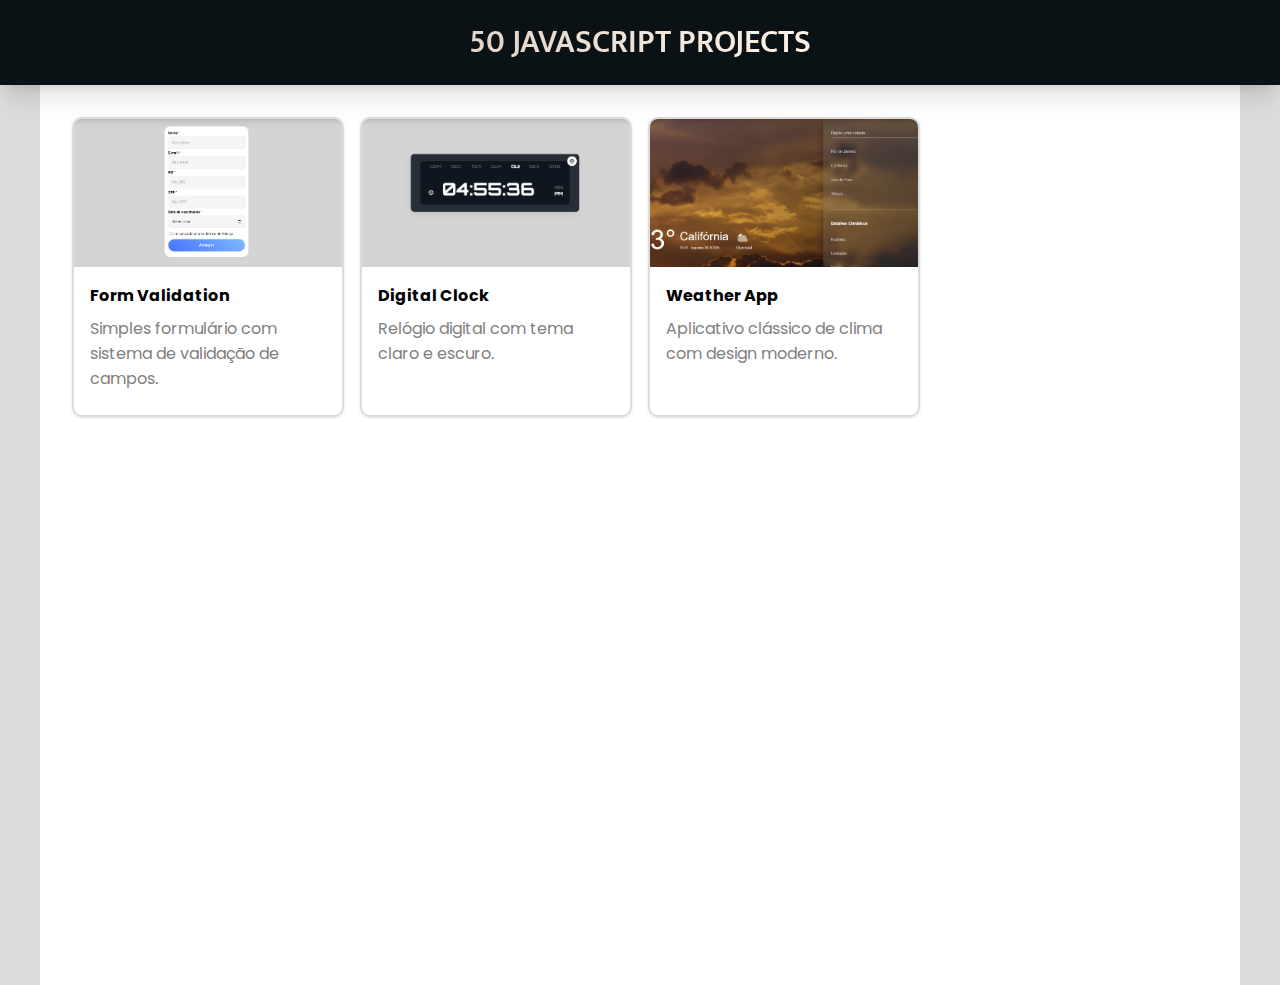
<file: index.html>
<!DOCTYPE html>
<html lang="pt-br">
  <head>
    <meta charset="UTF-8" />
    <meta name="viewport" content="width=device-width, initial-scale=1.0" />
    <title>50 Javascript Projects</title>
    <link rel="stylesheet" href="index.css" />
  </head>
  <body>
    <header>
      <div class="text-box">
        <h1>50 Javascript Projects</h1>
      </div>
    </header>
    <main id="main"></main>

    <script src="script.js" defer></script>
  </body>
</html>
</file>
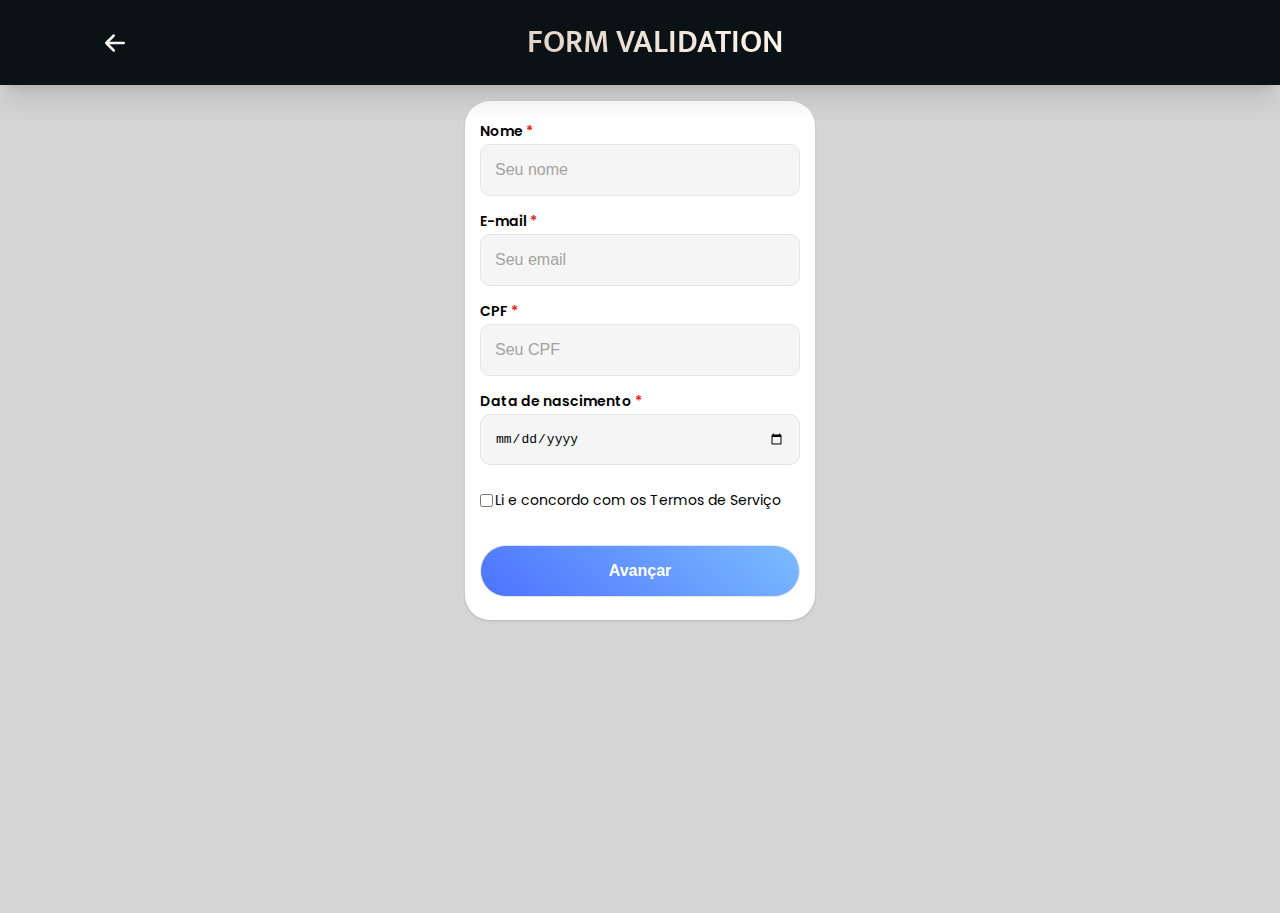
<file: 1-form-validation/index.html>
<!DOCTYPE html>
<html lang="pt-br">
  <head>
    <meta charset="UTF-8" />
    <meta name="viewport" content="width=device-width, initial-scale=1.0" />
    <title>Form Validation | 50 Javascript Projects</title>
    <link rel="stylesheet" href="style.css" />
  </head>
  <body>
    <header>
      <div class="header-content">
        <img
          src="assets/left-arrow.svg"
          width="30px"
          height="30px"
          alt="Left Arrow"
          id="go-back-button"
        />
        <div class="text-box">
          <h1>Form Validation</h1>
        </div>
        <div></div>
      </div>
    </header>
    <main>
      <div class="card">
        <form id="form">
          <fieldset>
            <label for="nome">Nome <span>*</span></label>
            <input
              name="nome"
              placeholder="Seu nome"
              id="nome"
              type="text"
              minlength="3"
              required
            />
            <span class="error-message"></span>
          </fieldset>

          <fieldset>
            <label for="email">E-mail <span>*</span></label>
            <input
              placeholder="Seu email"
              name="email"
              id="email"
              type="email"
              minlength="4"
              required
            />
            <span class="error-message"></span>
          </fieldset>

          <fieldset>
            <label for="cpf">CPF <span>*</span></label>
            <input
              name="cpf"
              placeholder="Seu CPF"
              id="cpf"
              required
              type="text"
              minlength="11"
              maxlength="14"
              pattern="\d{3}\.?\d{3}\.?\d{3}-?\d{2}"
            />
            <span class="error-message"></span>
          </fieldset>
          <fieldset>
            <label for="birthday">Data de nascimento <span>*</span></label>
            <input name="birthday" id="birthday" type="date" required />
            <span class="error-message"></span>
          </fieldset>

          <fieldset class="term" style="position: relative">
            <input
              id="term"
              name="term"
              type="checkbox"
              style="margin-bottom: 1.5em"
              required
            />
            <label for="term" class="term-label"
              >Li e concordo com os Termos de Serviço</label
            >
            <span
              class="error-message"
              style="position: absolute; top: 20px"
            ></span>
          </fieldset>

          <div>
            <input
              value="Avançar"
              class="form-button"
              id="submit"
              type="submit"
            />
            <span class="error-message"></span>
          </div>
        </form>
      </div>
    </main>
    <script src="script.js" type="module"></script>
  </body>
</html>
</file>
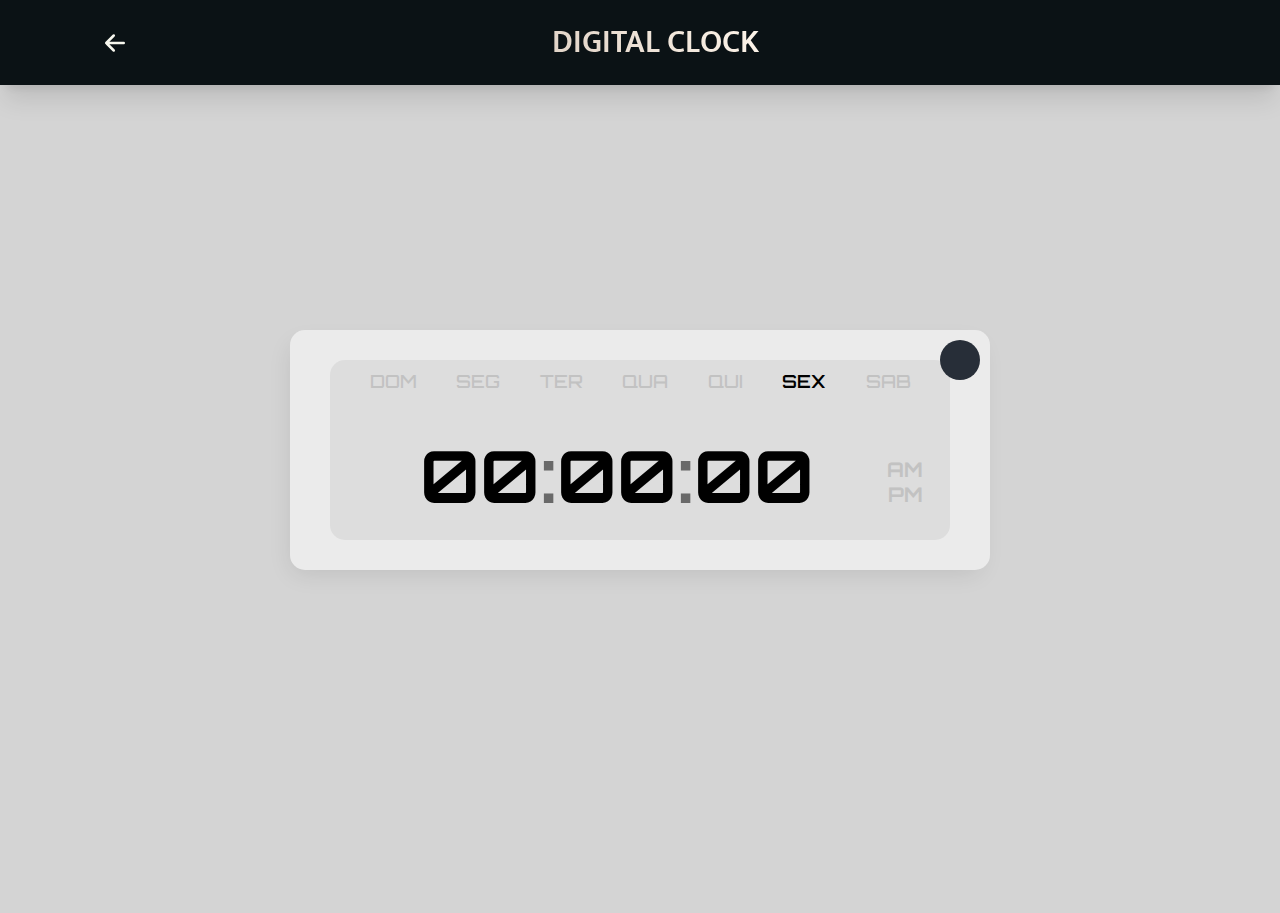
<file: 2-digital-clock/index.html>
<!DOCTYPE html>
<html lang="pt-br">
  <head>
    <meta charset="UTF-8" />
    <meta name="viewport" content="width=device-width, initial-scale=1.0" />
    <title>Digital Clock | 50 Javascript Projects</title>
    <link rel="stylesheet" href="style.css" />
    <link
      rel="stylesheet"
      href="https://cdnjs.cloudflare.com/ajax/libs/font-awesome/6.5.2/css/all.min.css"
      integrity="sha512-SnH5WK+bZxgPHs44uWIX+LLJAJ9/2PkPKZ5QiAj6Ta86w+fsb2TkcmfRyVX3pBnMFcV7oQPJkl9QevSCWr3W6A=="
      crossorigin="anonymous"
      referrerpolicy="no-referrer"
    />
  </head>
  <body>
    <header>
      <div class="header-content">
        <img
          src="assets/left-arrow.svg"
          width="30px"
          height="30px"
          alt="Left Arrow"
          id="go-back-button"
        />
        <div class="text-box">
          <h1>Digital Clock</h1>
        </div>
        <div></div>
      </div>
    </header>
    <main>
      <div class="container">
        <button class="toggle-btn"><i class="fa-regular fa-moon"></i></button>
        <div class="inside">
          <div class="weeks"></div>
          <i class="fa-regular fa-clock clock-icon"></i>
          <div class="timer">
            <span class="hour">00</span>
            <span>:</span>
            <span class="min">00</span>
            <span>:</span>
            <span class="sec">00</span>
          </div>

          <div class="ampm">
            <h6 class="am">AM</h6>
            <h6 class="pm">PM</h6>
          </div>
        </div>
      </div>
    </main>
    <script src="script.js"></script>
  </body>
</html>
</file>
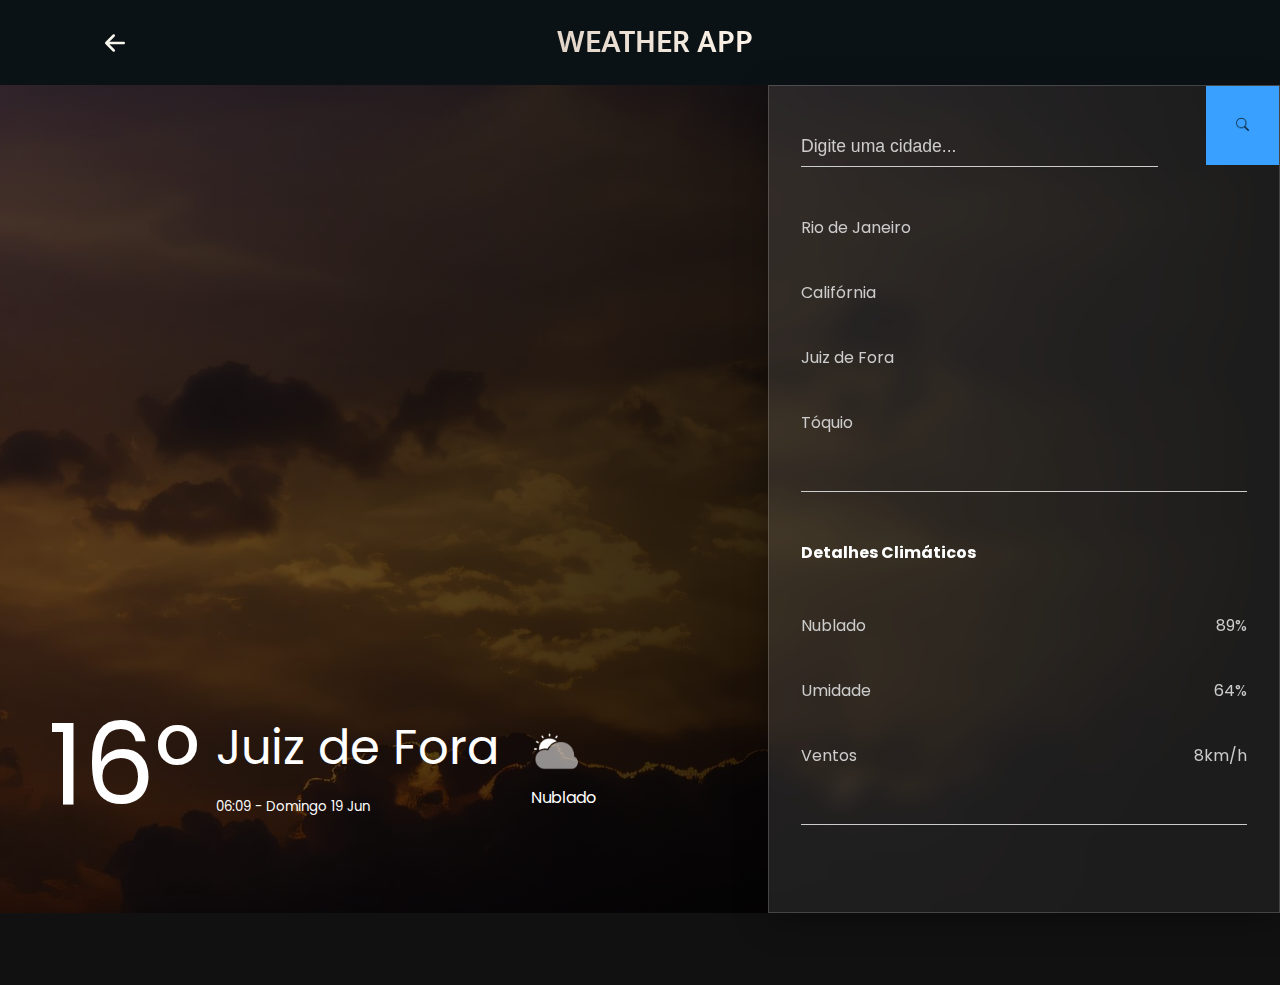
<file: 3-weather-app/index.html>
<!DOCTYPE html>
<html lang="en">
  <head>
    <meta charset="UTF-8" />
    <meta name="viewport" content="width=device-width, initial-scale=1.0" />
    <title>Weather App | 50 Javascript Projects</title>
    <link rel="stylesheet" href="style.css" />
    <meta
      http-equiv="Content-Security-Policy"
      content="upgrade-insecure-requests"
    />
  </head>
  <body>
    <header>
      <div class="header-content">
        <img
          src="assets/left-arrow.svg"
          width="30px"
          height="30px"
          alt="Left Arrow"
          id="go-back-button"
        />
        <div class="text-box">
          <h1>Weather App</h1>
        </div>
        <div></div>
      </div>
    </header>

    <main>
      <div class="container">
        <h3 class="brand"></h3>
        <div>
          <h1 class="temp">16&#176;</h1>
          <div class="city-time">
            <h1 class="name">Juiz de Fora</h1>
            <small>
              <span class="time">06:09</span>
              -
              <span class="date">Domingo 19 Jun</span>
            </small>
          </div>
          <div class="weather">
            <img
              src="./assets/day/122.png"
              class="icon"
              width="50"
              height="50"
              alt="Ícone"
            />
            <span class="condition">Nublado</span>
          </div>
        </div>
      </div>
      <div class="panel">
        <form id="locationInput">
          <input
            type="text"
            class="search"
            placeholder="Digite uma cidade..."
          />
          <button type="submit" class="submit">
            <img
              style="width: 15px; height: 15px"
              src="assets/lupa.png"
              alt="Ícone lupa"
            />
            <!-- <i class="fa fa-search" aria-hidden="true"></i> -->
          </button>
        </form>
        <ul class="cities">
          <li class="city">Rio de Janeiro</li>
          <li class="city">Califórnia</li>
          <li class="city">Juiz de Fora</li>
          <li class="city">Tóquio</li>
        </ul>

        <ul class="details">
          <h4>Detalhes Climáticos</h4>
          <li>
            <span>Nublado</span>
            <span class="cloud">89%</span>
          </li>
          <li>
            <span>Umidade</span>
            <span class="humidity">64%</span>
          </li>
          <li>
            <span>Ventos</span>
            <span class="wind">8km/h</span>
          </li>
        </ul>
      </div>
    </main>

    <script src="script.js" defer></script>
  </body>
</html>
</file>
<file: index.css>
@import url("https://fonts.googleapis.com/css2?family=Mukta:wght@600&display=swap");
@import url("https://fonts.googleapis.com/css2?family=Poppins:wght@400,500,600,700&display=swap");

* {
  margin: 0;
  padding: 0;
  box-sizing: border-box;
}

body {
  background-color: gainsboro;
  font-family: "Poppins", sans-serif;
}

a {
  text-decoration: none;
  color: inherit;
}

header {
  position: fixed;
  top: 0;
  left: 0;
  width: 100%;
  background: #0b1215;
  padding: 1rem 3rem;
  box-shadow: 0 20px 25px -5px rgb(0 0 0 / 0.1),
    0 8px 10px -6px rgb(0 0 0 / 0.1);
  text-align: center;
}

header div {
  display: inline-block;
}

header div h1 {
  font-family: "Mukta", sans-serif;
  font-weight: 600;
  white-space: nowrap;
  text-transform: uppercase;
  font-size: 24px;
  background: -webkit-linear-gradient(220.55deg, #fff6eb 0%, #dfd1c5 100%);
  background-clip: border-box;
  -webkit-background-clip: text;
  -webkit-text-fill-color: transparent;
}

main {
  display: grid;
  align-content: flex-start;
  grid-template-columns: repeat(1, 1fr);
  gap: 1rem;
  background-color: white;
  min-height: 100vh;
  max-width: 1200px;
  margin: 72px auto 0;
  padding: 1rem;
}

main .card {
  border: 2px solid gainsboro;
  border-radius: 10px;
  min-height: 300px;
  box-shadow: 0 1px 3px 0 rgb(0 0 0 / 0.1), 0 1px 2px -1px rgb(0 0 0 / 0.1);
}

main .card .image-box {
  border-radius: 10px;
  height: 50%;
  max-height: 200px;
  border-radius: 10px 10px 0 0;
}

main .card .image-box img {
  width: 100%;
  height: 100%;
  object-fit: cover;
  border-radius: 8px 8px 0 0;
}

main .card .text-content {
  overflow-y: hidden;
  padding: 1rem;
}

main .card .text-content h2 {
  font-size: 16px;
  margin-bottom: 0.5rem;
}

main .card .text-content p {
  color: grey;
}

@media screen and (min-width: 550px) {
  main {
    grid-template-columns: repeat(2, 1fr);
  }
}

@media screen and (min-width: 750px) {
  header div h1 {
    font-size: 32px;
  }

  main {
    grid-template-columns: repeat(3, 1fr);
    margin: 84.8px auto 0;
    padding: 2rem;
  }
}

@media screen and (min-width: 950px) {
  main {
    grid-template-columns: repeat(4, 1fr);
  }
}
</file>
<file: 1-form-validation/style.css>
@import url("https://fonts.googleapis.com/css2?family=Mukta:wght@600&display=swap");
@import url("https://fonts.googleapis.com/css2?family=Poppins:wght@400,500,600,700&display=swap");

* {
  margin: 0;
  padding: 0;
  box-sizing: border-box;
}

body {
  background-color: gainsboro;
  font-family: "Poppins", sans-serif;
  height: calc(100vh - 72px);
  overflow: auto;
}

a {
  text-decoration: none;
  color: inherit;
}

header {
  position: fixed;
  top: 0;
  left: 0;
  width: 100%;
  background: #0b1215;
  padding: 1rem 3rem;
  box-shadow: 0 20px 25px -5px rgb(0 0 0 / 0.1),
    0 8px 10px -6px rgb(0 0 0 / 0.1);
  text-align: center;
}

.header-content {
  max-width: 1080px;
  margin: 0 auto;
  align-items: center;
  display: flex;
  justify-content: space-between;
}

.header-content img {
  filter: invert(100%) sepia(1%) saturate(6565%) hue-rotate(347deg)
    brightness(97%) contrast(100%);
  cursor: pointer;
}

.text-box {
  display: inline-block;
}

header div h1 {
  font-family: "Mukta", sans-serif;
  font-weight: 600;
  white-space: nowrap;
  text-transform: uppercase;
  font-size: 24px;
  background: -webkit-linear-gradient(220.55deg, #fff6eb 0%, #dfd1c5 100%);
  background-clip: border-box;
  -webkit-background-clip: text;
  -webkit-text-fill-color: transparent;
}

main {
  margin: 72px auto 0;
  background-color: #d4d4d4;
  min-height: calc(100vh - 72px);
  padding: 0.5em;
}

main .card {
  background-color: #fff;
  max-width: 350px;
  padding: 20px 15px;
  border-radius: 25px;
  margin: 0 auto;
  box-shadow: 0 1px 3px 0 rgb(0 0 0 / 0.1), 0 1px 2px -1px rgb(0 0 0 / 0.1);
}

fieldset {
  display: flex;
  flex-direction: column;
  border: none;
  gap: 2px;
}

label {
  font-weight: 600;
  font-size: 14px;
}

label span {
  color: #dc2626;
}

.term-label {
  font-weight: 400;
  padding-bottom: 1.5em;
}

input {
  font-size: medium;
  padding: 16px 14px;
  border: 1px solid #e5e5e5;
  background-color: #f5f5f5;
  border-radius: 10px;
  margin-bottom: 0.2em;
}

input::placeholder {
  color: #a3a3a3;
}

.error-message {
  color: #dc2626;
  font-size: small;
  margin-bottom: 10px;
}

.error-border {
  border-color: #dc2626;
  background-color: #ffe0e0;
}

.term {
  display: flex;
  flex-direction: row;
  align-items: center;
  margin: 10px 0;
}

.term label {
  margin-bottom: 3px;
}

.form-button {
  width: 100%;
  color: #fff;
  border-radius: 30px;
  background: linear-gradient(220.55deg, #7cbbff 0%, #4b73ff 100%);
  cursor: pointer;
  font-weight: 700;
  transition-duration: 3s;
}

.form-button:hover {
  background: linear-gradient(220.55deg, #699fd7 0%, #4162dc 100%);
}

@media screen and (min-width: 750px) {
  header div h1 {
    font-size: 32px;
  }

  main {
    margin: 84.8px auto 0;
    padding: 1rem;
  }
}
</file>
<file: 2-digital-clock/style.css>
@import url("https://fonts.googleapis.com/css2?family=Mukta:wght@600&display=swap");
@import url("https://fonts.googleapis.com/css2?family=Orbitron:wght@400;500;600;700;800;900&display=swap");
* {
  margin: 0;
  padding: 0;
  box-sizing: border-box;
}

body {
  background-color: gainsboro;
  font-family: "Orbitron", sans-serif;
  height: calc(100vh - 72px);
  overflow: auto;
}

a {
  text-decoration: none;
  color: inherit;
}

header {
  position: fixed;
  top: 0;
  left: 0;
  width: 100%;
  background: #0b1215;
  padding: 1rem 3rem;
  box-shadow: 0 20px 25px -5px rgb(0 0 0 / 0.1),
    0 8px 10px -6px rgb(0 0 0 / 0.1);
  text-align: center;
}

.header-content {
  max-width: 1080px;
  margin: 0 auto;
  align-items: center;
  display: flex;
  justify-content: space-between;
}

.header-content img {
  filter: invert(100%) sepia(1%) saturate(6565%) hue-rotate(347deg)
    brightness(97%) contrast(100%);
  cursor: pointer;
}

.text-box {
  display: inline-block;
}

header div h1 {
  font-family: "Mukta", sans-serif;
  font-weight: 600;
  white-space: nowrap;
  text-transform: uppercase;
  font-size: 24px;
  background: -webkit-linear-gradient(220.55deg, #fff6eb 0%, #dfd1c5 100%);
  background-clip: border-box;
  -webkit-background-clip: text;
  -webkit-text-fill-color: transparent;
}

main {
  margin: 72px auto 0;
  background-color: #d4d4d4;
  min-height: calc(100vh - 72px);
  padding: 0.5em;
}

.container {
  height: 170px;
  width: 370px;
  background-color: #ebebeb;
  position: absolute;
  top: 50%;
  left: 50%;
  transform: translate(-50%, -50%);
  border-radius: 5px;
  transition: all, 0.2s;
  box-shadow: -4px 9px 25px -6px rgba(0, 0, 0, 0.1);
}

.container .inside {
  width: 320px;
  height: 100px;
  background-color: #dddddd;
  position: absolute;
  top: 50%;
  left: 50%;
  transform: translate(-50%, -50%);
  border-radius: 5px;
  transition: all 0.2s;
}

.weeks {
  margin-top: 10px;
}

.weeks span {
  margin-left: 17px;
  font-size: 11px;
  font-weight: 500;
  color: rgb(194, 194, 194);
  transition: all, 0.2s;
}

span.curr-day {
  color: #000;
  font-weight: 600;
  transition: all 0.2s;
}

.clock-icon {
  position: absolute;
  bottom: 25px;
  left: 20px;
  color: #000;
  font-size: 11px;
  transition: all 0.2s;
}

.timer {
  height: 55px;
  width: 225px;
  margin-top: 5px;
  margin-left: 50px;
  font-size: 34px;
}

.timer span {
  color: #000;
  font-weight: 700;
  position: relative;
  top: 7px;
  transition: all 0.2s;
}

.timer span:nth-child(even) {
  color: dimgrey;
  transition: all 0.2s;
}

.ampm {
  height: 25px;
  width: 30px;
  text-align: center;
  color: rgb(194, 194, 194);
  font-weight: 400;
  font-size: 13px;
  position: absolute;
  bottom: 21px;
  right: 15px;
  transition: all 0.2s;
}

.ampm .curr-time-period {
  color: #000;
  transition: all 0.2s;
}

.toggle-btn {
  all: unset;
  height: 18px;
  width: 18px;
  color: #fff;
  display: flex;
  align-items: center;
  justify-content: center;
  background-color: #272e38;
  border-radius: 100%;
  font-size: 8px;
  position: absolute;
  right: 10px;
  top: 10px;
  cursor: pointer;
}

.container.dark {
  background-color: #272e38;
  transition: all 0.2s;
}

.container.dark .inside {
  background-color: #0f1620;
  transition: all 0.2s;
}

.container.dark .ampm,
.container.dark .weeks span {
  color: dimgrey;
}

.container.dark .timer span,
.container.dark .clock-icon,
.container.dark span.curr-day,
.container.dark .ampm .curr-time-period {
  color: #fff;
  text-shadow: 0 0 2px #fff;
}

@media screen and (min-width: 750px) {
  header div h1 {
    font-size: 32px;
  }

  main {
    margin: 84.8px auto 0;
    padding: 1rem;
  }

  .container {
    width: 700px;
    height: 240px;
    border-radius: 15px;
  }

  .container .inside {
    width: 620px;
    height: 180px;
    border-radius: 15px;
  }

  .weeks {
    width: 100%;
    display: flex;
    justify-content: space-evenly;
  }

  .weeks span {
    margin-left: 0;
    font-size: 18px;
  }

  .clock-icon {
    position: absolute;
    bottom: 40px;
    left: 35px;
    font-size: 18px;
  }

  .timer {
    position: absolute;
    bottom: 0;
    left: 0;
    display: flex;
    align-items: center;
    margin-bottom: 45px;
    margin-left: 90px;
    font-size: 72px;
  }

  .timer span {
    color: #000;
    font-weight: 700;
    position: relative;
    top: 7px;
    transition: all 0.2s;
  }

  .ampm {
    height: 50px;
    width: 60px;
    font-size: 30px;
    position: absolute;
    bottom: 33px;
    right: 15px;
    transition: all 0.2s;
  }

  .toggle-btn {
    height: 40px;
    width: 40px;
    color: #fff;
    border-radius: 100%;
    font-size: 20px;
    right: 10px;
    top: 10px;
    z-index: 2;
  }
}
</file>
<file: 3-weather-app/style.css>
@import url("https://fonts.googleapis.com/css2?family=Mukta:wght@600&display=swap");
@import url("https://fonts.googleapis.com/css2?family=Poppins:wght@400,500,600,700&display=swap");

* {
  margin: 0;
  padding: 0;
  box-sizing: border-box;
}

body {
  background-color: gainsboro;
  font-family: "Poppins", sans-serif;
  background-color: #111;
  height: 100vh;
  overflow: hidden;
}

a {
  text-decoration: none;
  color: inherit;
}

h1,
h3 {
  font-weight: 400;
}

header {
  position: fixed;
  top: 0;
  left: 0;
  width: 100%;
  background: #0b1215;
  padding: 1rem 3rem;
  box-shadow: 0 20px 25px -5px rgb(0 0 0 / 0.1),
    0 8px 10px -6px rgb(0 0 0 / 0.1);
  text-align: center;
}

.header-content {
  max-width: 1080px;
  margin: 0 auto;
  align-items: center;
  display: flex;
  justify-content: space-between;
}

.header-content img {
  filter: invert(100%) sepia(1%) saturate(6565%) hue-rotate(347deg)
    brightness(97%) contrast(100%);
  cursor: pointer;
}

.text-box {
  display: inline-block;
}

header div h1 {
  font-family: "Mukta", sans-serif;
  font-weight: 600;
  white-space: nowrap;
  text-transform: uppercase;
  font-size: 32px;
  background: -webkit-linear-gradient(220.55deg, #fff6eb 0%, #dfd1c5 100%);
  background-clip: border-box;
  -webkit-background-clip: text;
  -webkit-text-fill-color: transparent;
}

main {
  margin: 84.8px auto 0;
  min-height: calc(100vh - 72px);
  background-image: linear-gradient(
      to left,
      rgba(0, 0, 0, 1),
      rgba(0, 0, 0, 0.5)
    ),
    url(assets/day/cloudy.jpg);
  background-position: center;
  background-repeat: no-repeat;
  background-size: cover;
  color: #fff;
  position: relative;
  transition: 500ms;
  opacity: 1;
}

main::before {
  content: "";
  position: absolute;
  top: 0;
  left: 0;
  width: 100%;
  background-color: rgba(0, 0, 0, 0.3);
  z-index: 0;
}

.container {
  position: absolute;
  top: 0;
  left: 0;
  width: 100%;
  height: 100%;
  display: flex;
  flex-direction: column;
  align-items: flex-start;
  justify-content: space-between;
  padding: 2em 3em 4em 3em;
}

.container > div {
  display: flex;
  justify-content: center;
  align-items: center;
}

.city-time,
.temp,
.weather {
  margin: 0 1em;
}

.city-time h1 {
  margin: 0;
  margin-bottom: 0.2em;
  font-size: 3em;
}

.temp {
  font-size: 7em;
  margin: 0;
}

.weather img {
  display: block;
  margin: 0.5em 0;
}

.panel {
  position: absolute;
  width: 40%;
  height: 100%;
  top: 0;
  right: 0;
  background: rgba(110, 110, 110, 0.25);
  box-shadow: 0 8px 32px 0 rgba(0, 0, 0, 0.3);
  backdrop-filter: blur(10px);
  -webkit-backdrop-filter: blur(10px);
  border: 1px solid rgba(255, 255, 255, 0.18);
  z-index: 1;
  padding: 3em 2em;
  overflow-y: scroll;
}

.panel form {
  margin-bottom: 3em;
}

.submit {
  position: absolute;
  top: 0;
  right: 0;
  padding: 1.5em;
  margin: 0;
  border: none;
  outline: none;
  background: #39a0ff;
  color: #fff;
  cursor: pointer;
  font-size: 1.2em;
  transition: 0.4s;
}

.submit:hover {
  background: #fff !important;
  color: #000;
}

.search {
  background: none;
  border: none;
  border-bottom: 1px #ccc solid;
  padding: 0 1em 0.5em 0;
  width: 80%;
  color: #fff;
  font-size: 1.1em;
}

.search:focus {
  outline: none;
}

.search::placeholder {
  color: #ccc;
}

.panel ul {
  padding: 0 0 1em 0;
  margin: 2em 0;
  border-bottom: 1px #ccc solid;
}

.panel ul li {
  color: #ccc;
  margin: 2.5em 0;
}

.panel ul h4 {
  margin: 3em 0;
}

.city {
  display: block;
  cursor: pointer;
}

.city:hover {
  color: #fff;
}

.details li {
  display: flex;
  justify-content: space-between;
  align-items: center;
}

@media screen and (max-width: 800px) {
  header div h1 {
    font-size: 24px;
  }

  main {
    margin: 72px auto 0;
  }

  .temp {
    font-size: 4em;
  }
  .city-time h1 {
    font-size: 2em;
  }

  .panel,
  .container {
    position: relative;
    width: 100%;
    top: initial;
  }
}

@media screen and (max-width: 500px) {
  html {
    font-size: 12px;
  }
}

@media screen and (max-height: 300px) {
  .weather-app {
    min-height: 40em;
  }
}
</file>
